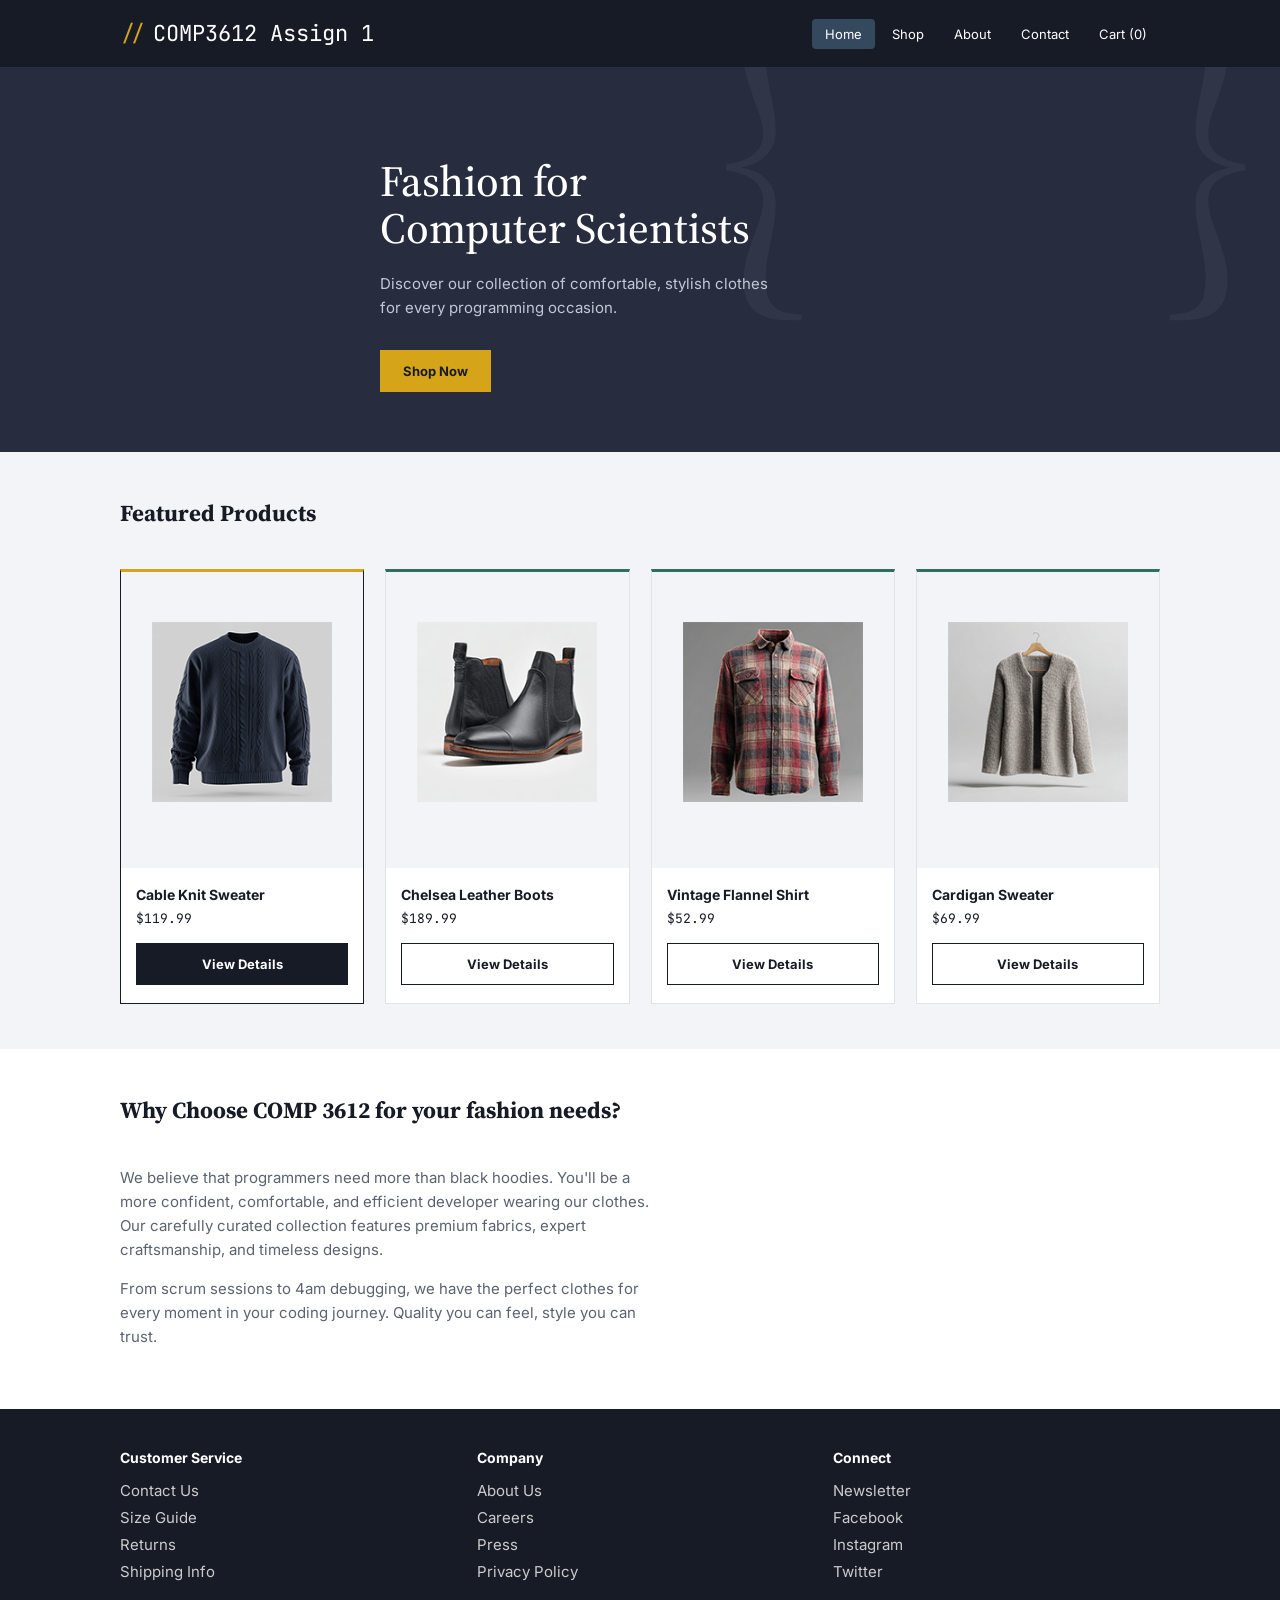
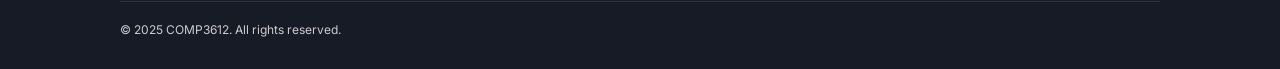
<file: index.html>
<!DOCTYPE html>
<html lang="en">
<head>
  <meta charset="utf-8">
  <meta name="viewport" content="width=device-width, initial-scale=1">
  <title>COMP3612 Assign 1 - Home</title>
  <meta name="description" content="Discover our collection of comfortable, stylish clothes for every programming occasion.">
  <link rel="preconnect" href="https://fonts.googleapis.com">
  <link rel="preconnect" href="https://fonts.gstatic.com" crossorigin>
  <link href="https://fonts.googleapis.com/css2?family=Inter:wght@400;500;600&amp;family=JetBrains+Mono:wght@400;500;700&amp;family=Source+Serif+4:wght@500;600&amp;display=swap" rel="stylesheet">
  <link rel="stylesheet" href="styles.css">
</head>
<body>
  <header class="site-header">
    <div class="wrap">
      <a class="logo" href="index.html"><span>//</span>COMP3612 Assign 1</a>
      <nav class="site-nav" aria-label="Main">
        <ul>
        <li><a class="is-current" href="index.html" aria-current="page">Home</a></li>
        <li><a href="#">Shop</a></li>
        <li><a href="about.html">About</a></li>
        <li><a href="#">Contact</a></li>
        <li><a href="#">Cart (0)</a></li>
        </ul>
      </nav>
    </div>
  </header>

  <main>
    <section class="hero hero--home" aria-labelledby="hero-title">
      <div class="wrap">
        <div class="hero-text">
          <h1 id="hero-title">Fashion for Computer Scientists</h1>
          <p>Discover our collection of comfortable, stylish clothes for every programming occasion.</p>
          <a class="btn btn--gold" href="#">Shop Now</a>
        </div>
      </div>
    </section>

    <section class="featured" aria-labelledby="featured-title">
      <div class="wrap">
        <h2 class="section-title" id="featured-title">Featured Products</h2>
        <div class="card-grid">
          <article class="product-card is-active">
            <figure><img src="images/003-small-front.png" alt="Merino Wool Cable Knit Sweater" width="200" height="200"></figure>
            <div class="card-body">
              <h3>Cable Knit Sweater</h3>
              <p class="price">$119.99</p>
              <a class="btn btn--outline btn--block" href="product.html">View Details</a>
            </div>
          </article>
          <article class="product-card">
            <figure><img src="images/008-small-front.png" alt="Chelsea Leather Boots" width="200" height="200"></figure>
            <div class="card-body">
              <h3>Chelsea Leather Boots</h3>
              <p class="price">$189.99</p>
              <a class="btn btn--outline btn--block" href="#">View Details</a>
            </div>
          </article>
          <article class="product-card">
            <figure><img src="images/011-small-front.png" alt="Vintage Flannel Shirt" width="200" height="200"></figure>
            <div class="card-body">
              <h3>Vintage Flannel Shirt</h3>
              <p class="price">$52.99</p>
              <a class="btn btn--outline btn--block" href="#">View Details</a>
            </div>
          </article>
          <article class="product-card">
            <figure><img src="images/009-small-front.png" alt="Lightweight Cardigan Sweater" width="200" height="200"></figure>
            <div class="card-body">
              <h3>Cardigan Sweater</h3>
              <p class="price">$69.99</p>
              <a class="btn btn--outline btn--block" href="#">View Details</a>
            </div>
          </article>
        </div>
      </div>
    </section>

    <section class="why" aria-labelledby="why-title">
      <div class="wrap">
        <h2 id="why-title">Why Choose COMP 3612 for your fashion needs?</h2>
        <div class="prose">
          <p>We believe that programmers need more than black hoodies. You&#x27;ll be a more confident, comfortable, and efficient developer wearing our clothes. Our carefully curated collection features premium fabrics, expert craftsmanship, and timeless designs.</p>
          <p>From scrum sessions to 4am debugging, we have the perfect clothes for every moment in your coding journey. Quality you can feel, style you can trust.</p>
        </div>
      </div>
    </section>
  </main>

  <footer class="site-footer">
    <div class="wrap">
      <div class="footer-cols">
        <section>
          <h2>Customer Service</h2>
          <ul>
            <li><a href="#">Contact Us</a></li>
            <li><a href="#">Size Guide</a></li>
            <li><a href="#">Returns</a></li>
            <li><a href="#">Shipping Info</a></li>
          </ul>
        </section>
        <section>
          <h2>Company</h2>
          <ul>
            <li><a href="about.html">About Us</a></li>
            <li><a href="#">Careers</a></li>
            <li><a href="#">Press</a></li>
            <li><a href="#">Privacy Policy</a></li>
          </ul>
        </section>
        <section>
          <h2>Connect</h2>
          <ul>
            <li><a href="#">Newsletter</a></li>
            <li><a href="#">Facebook</a></li>
            <li><a href="#">Instagram</a></li>
            <li><a href="#">Twitter</a></li>
          </ul>
        </section>
      </div>
      <p class="footer-bottom">&copy; 2025 COMP3612. All rights reserved.</p>
    </div>
  </footer>
</body>
</html>
</file>
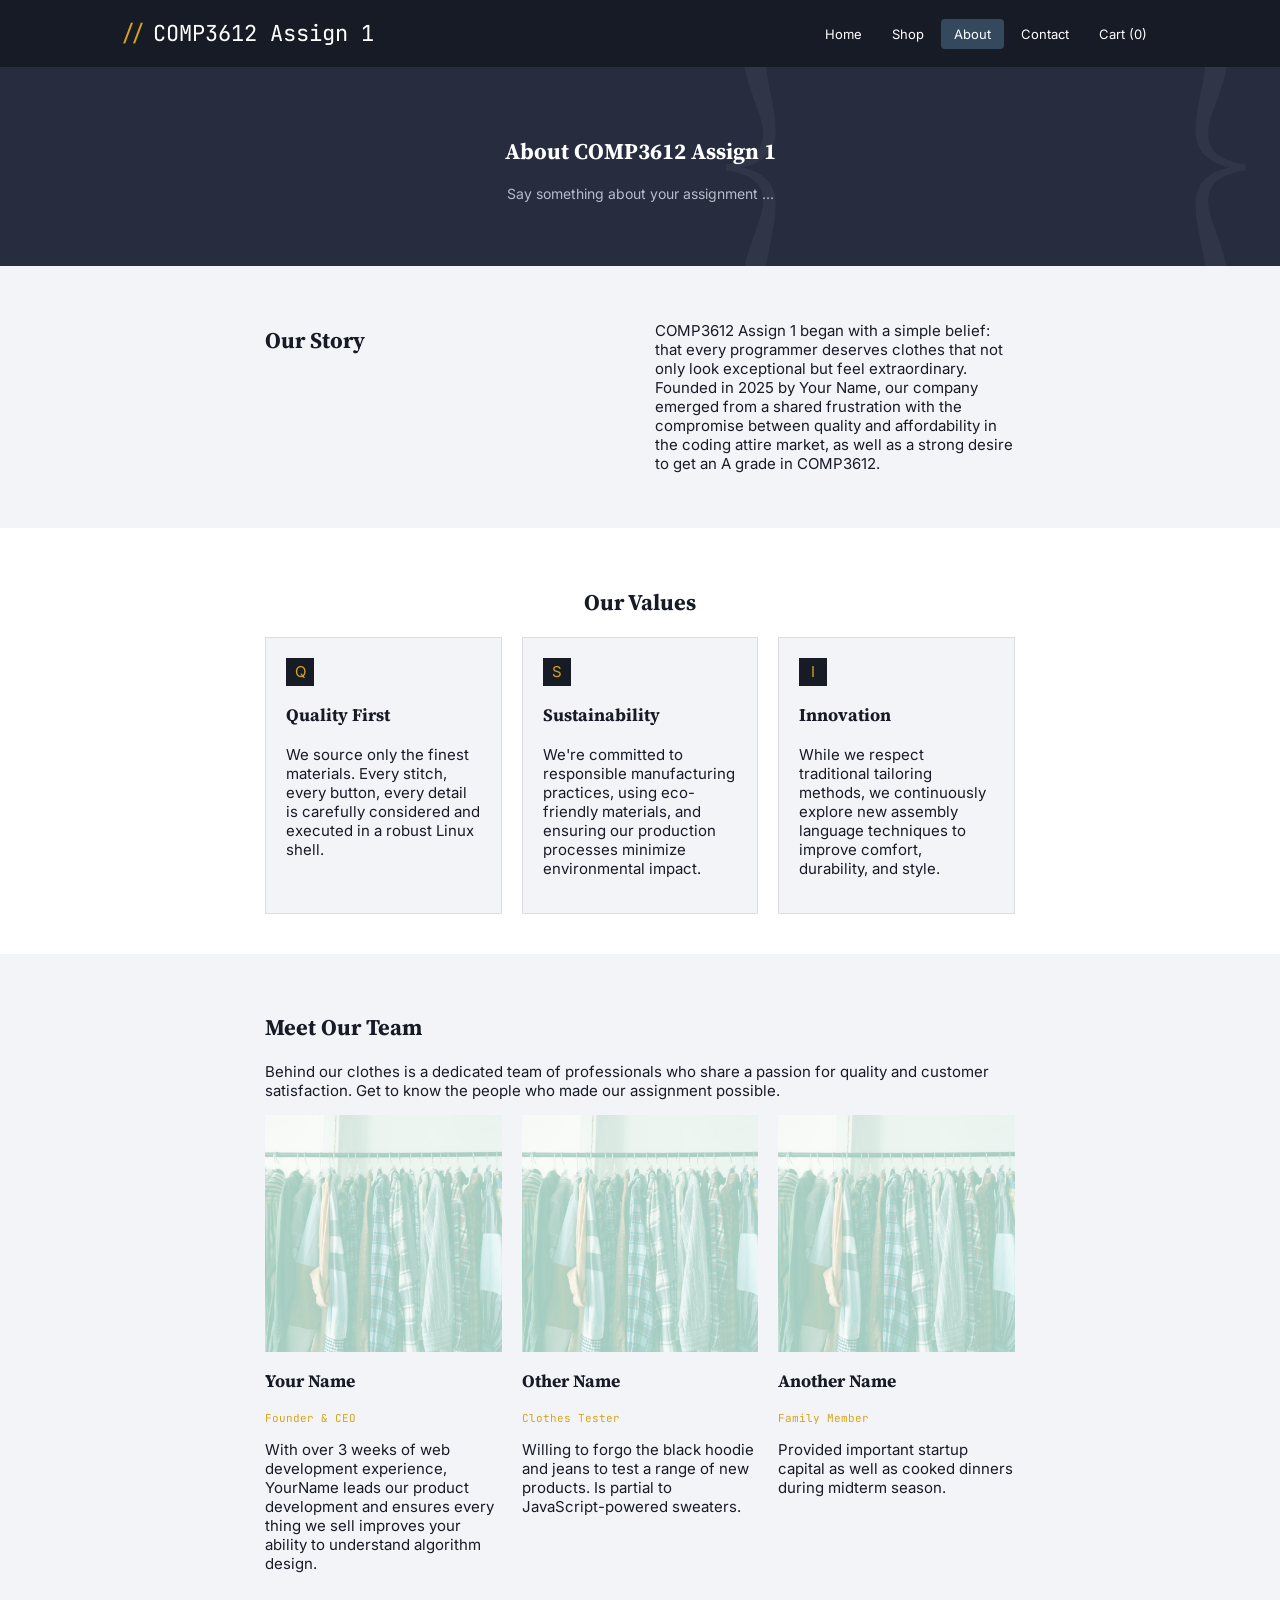
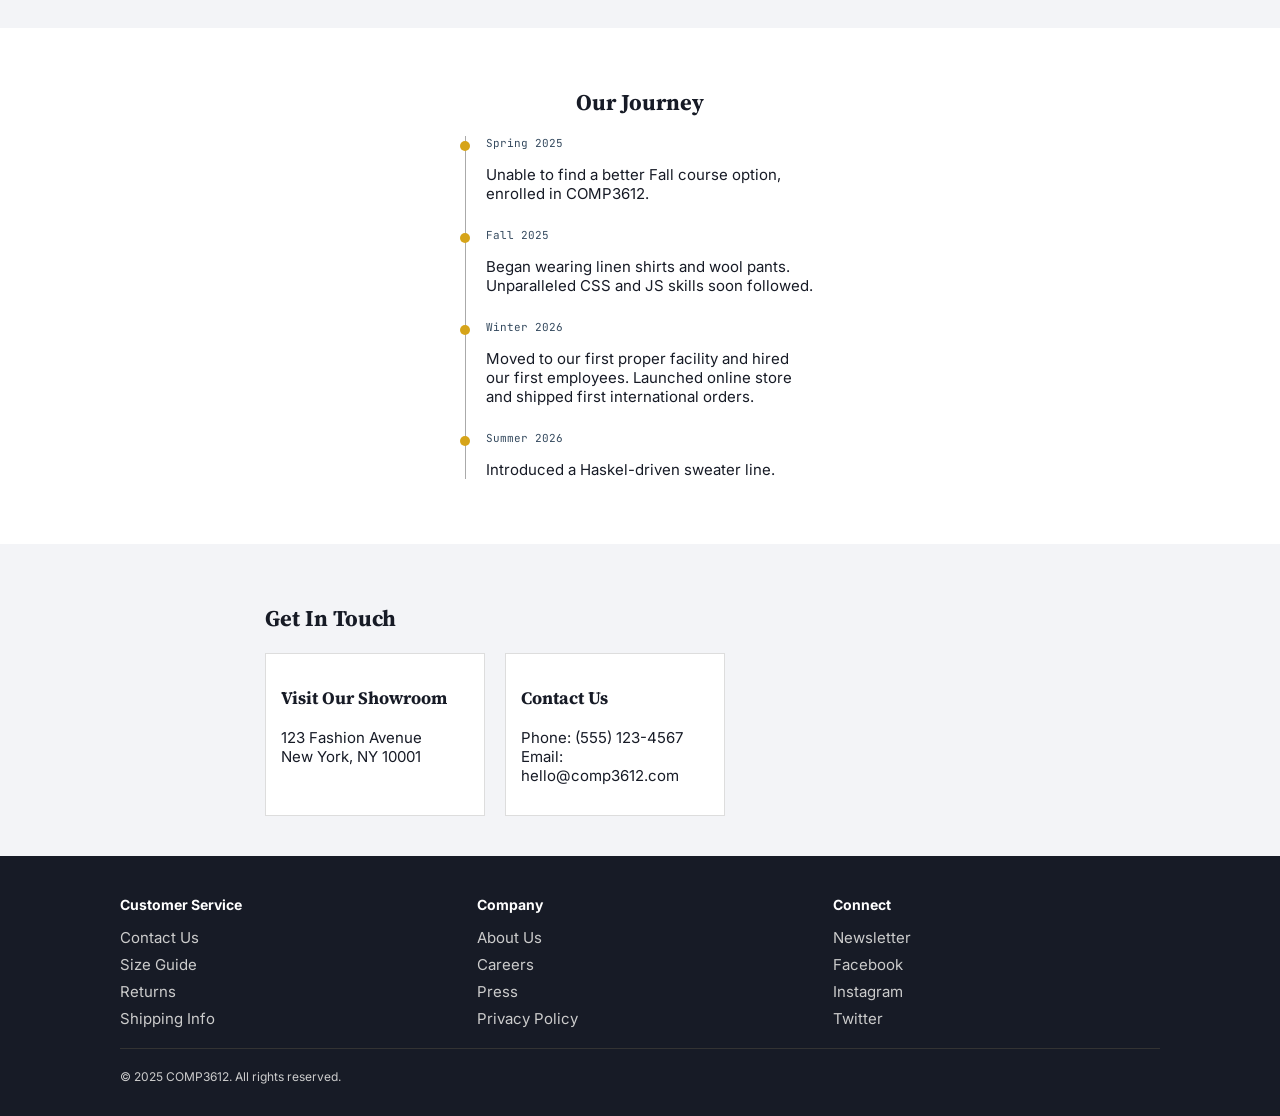
<file: about.html>
<!DOCTYPE html>
<html lang="en">
<head>
  <meta charset="utf-8">
  <meta name="viewport" content="width=device-width, initial-scale=1">
  <title>About - COMP3612 Assign 1</title>
  <meta name="description" content="About COMP3612 Assign 1">
  <link rel="preconnect" href="https://fonts.googleapis.com">
  <link rel="preconnect" href="https://fonts.gstatic.com" crossorigin>
  <link href="https://fonts.googleapis.com/css2?family=Inter:wght@400;500;600&amp;family=JetBrains+Mono:wght@400;500;700&amp;family=Source+Serif+4:wght@500;600&amp;display=swap" rel="stylesheet">
  <link rel="stylesheet" href="styles.css">
</head>
<body>
  <header class="site-header">
    <div class="wrap">
      <a class="logo" href="index.html"><span>//</span>COMP3612 Assign 1</a>
      <nav class="site-nav" aria-label="Main">
        <ul>
        <li><a href="index.html">Home</a></li>
        <li><a href="#">Shop</a></li>
        <li><a class="is-current" href="about.html" aria-current="page">About</a></li>
        <li><a href="#">Contact</a></li>
        <li><a href="#">Cart (0)</a></li>
        </ul>
      </nav>
    </div>
  </header>

  <main>
    <section class="hero hero--page" aria-labelledby="about-title">
      <div class="wrap">
        <h1 id="about-title">About COMP3612 Assign 1</h1>
        <p>Say something about your assignment ...</p>
      </div>
    </section>

    <section class="story" aria-labelledby="story-title">
      <div class="wrap wrap--narrow">
        <h2 id="story-title">Our Story</h2>
        <p>COMP3612 Assign 1 began with a simple belief: that every programmer deserves clothes that not only look exceptional but feel extraordinary. Founded in 2025 by Your Name, our company emerged from a shared frustration with the compromise between quality and affordability in the coding attire market, as well as a strong desire to get an A grade in COMP3612.</p>
      </div>
    </section>

    <section class="values" aria-labelledby="values-title">
      <div class="wrap wrap--narrow">
        <h2 id="values-title">Our Values</h2>
        <div class="values-grid">
          <article class="value-card">
            <div class="value-icon" aria-hidden="true">Q</div>
            <h3>Quality First</h3>
            <p>We source only the finest materials. Every stitch, every button, every detail is carefully considered and executed in a robust Linux shell.</p>
          </article>
          <article class="value-card">
            <div class="value-icon" aria-hidden="true">S</div>
            <h3>Sustainability</h3>
            <p>We're committed to responsible manufacturing practices, using eco-friendly materials, and ensuring our production processes minimize environmental impact.</p>
          </article>
          <article class="value-card">
            <div class="value-icon" aria-hidden="true">I</div>
            <h3>Innovation</h3>
            <p>While we respect traditional tailoring methods, we continuously explore new assembly language techniques to improve comfort, durability, and style.</p>
          </article>
        </div>
      </div>
    </section>

    <section class="team" aria-labelledby="team-title">
      <div class="wrap wrap--narrow">
        <h2 id="team-title">Meet Our Team</h2>
        <p>Behind our clothes is a dedicated team of professionals who share a passion for quality and customer satisfaction. Get to know the people who made our assignment possible.</p>
        <div class="team-grid">
          <article class="team-member">
            <figure><img src="images/closet.jpg" alt="Photo of Your Name"></figure>
            <h3>Your Name</h3>
            <p class="role">Founder &amp; CEO</p>
            <p>With over 3 weeks of web development experience, YourName leads our product development and ensures every thing we sell improves your ability to understand algorithm design.</p>
          </article>
          <article class="team-member">
            <figure><img src="images/closet.jpg" alt="Photo of Other Name"></figure>
            <h3>Other Name</h3>
            <p class="role">Clothes Tester</p>
            <p>Willing to forgo the black hoodie and jeans to test a range of new products. Is partial to JavaScript-powered sweaters.</p>
          </article>
          <article class="team-member">
            <figure><img src="images/closet.jpg" alt="Photo of Another Name"></figure>
            <h3>Another Name</h3>
            <p class="role">Family Member</p>
            <p>Provided important startup capital as well as cooked dinners during midterm season.</p>
          </article>
        </div>
      </div>
    </section>

    <section class="journey" aria-labelledby="journey-title">
      <div class="wrap wrap--narrow">
        <h2 id="journey-title">Our Journey</h2>
        <ol class="timeline">
          <li>
            <p class="when">Spring 2025</p>
            <p>Unable to find a better Fall course option, enrolled in COMP3612.</p>
          </li>
          <li>
            <p class="when">Fall 2025</p>
            <p>Began wearing linen shirts and wool pants. Unparalleled CSS and JS skills soon followed.</p>
          </li>
          <li>
            <p class="when">Winter 2026</p>
            <p>Moved to our first proper facility and hired our first employees. Launched online store and shipped first international orders.</p>
          </li>
          <li>
            <p class="when">Summer 2026</p>
            <p>Introduced a Haskel-driven sweater line.</p>
          </li>
        </ol>
      </div>
    </section>

    <section class="contact" aria-labelledby="contact-title">
      <div class="wrap wrap--narrow">
        <h2 id="contact-title">Get In Touch</h2>
        <div class="contact-grid">
          <article class="contact-card">
            <h3>Visit Our Showroom</h3>
            <p>123 Fashion Avenue<br>New York, NY 10001</p>
          </article>
          <article class="contact-card">
            <h3>Contact Us</h3>
            <p>Phone: (555) 123-4567<br>Email: hello@comp3612.com</p>
          </article>
        </div>
      </div>
    </section>
  </main>

  <footer class="site-footer">
    <div class="wrap">
      <div class="footer-cols">
        <section>
          <h2>Customer Service</h2>
          <ul>
            <li><a href="#">Contact Us</a></li>
            <li><a href="#">Size Guide</a></li>
            <li><a href="#">Returns</a></li>
            <li><a href="#">Shipping Info</a></li>
          </ul>
        </section>
        <section>
          <h2>Company</h2>
          <ul>
            <li><a href="about.html">About Us</a></li>
            <li><a href="#">Careers</a></li>
            <li><a href="#">Press</a></li>
            <li><a href="#">Privacy Policy</a></li>
          </ul>
        </section>
        <section>
          <h2>Connect</h2>
          <ul>
            <li><a href="#">Newsletter</a></li>
            <li><a href="#">Facebook</a></li>
            <li><a href="#">Instagram</a></li>
            <li><a href="#">Twitter</a></li>
          </ul>
        </section>
      </div>
      <p class="footer-bottom">&copy; 2025 COMP3612. All rights reserved.</p>
    </div>
  </footer>
</body>
</html>
</file>
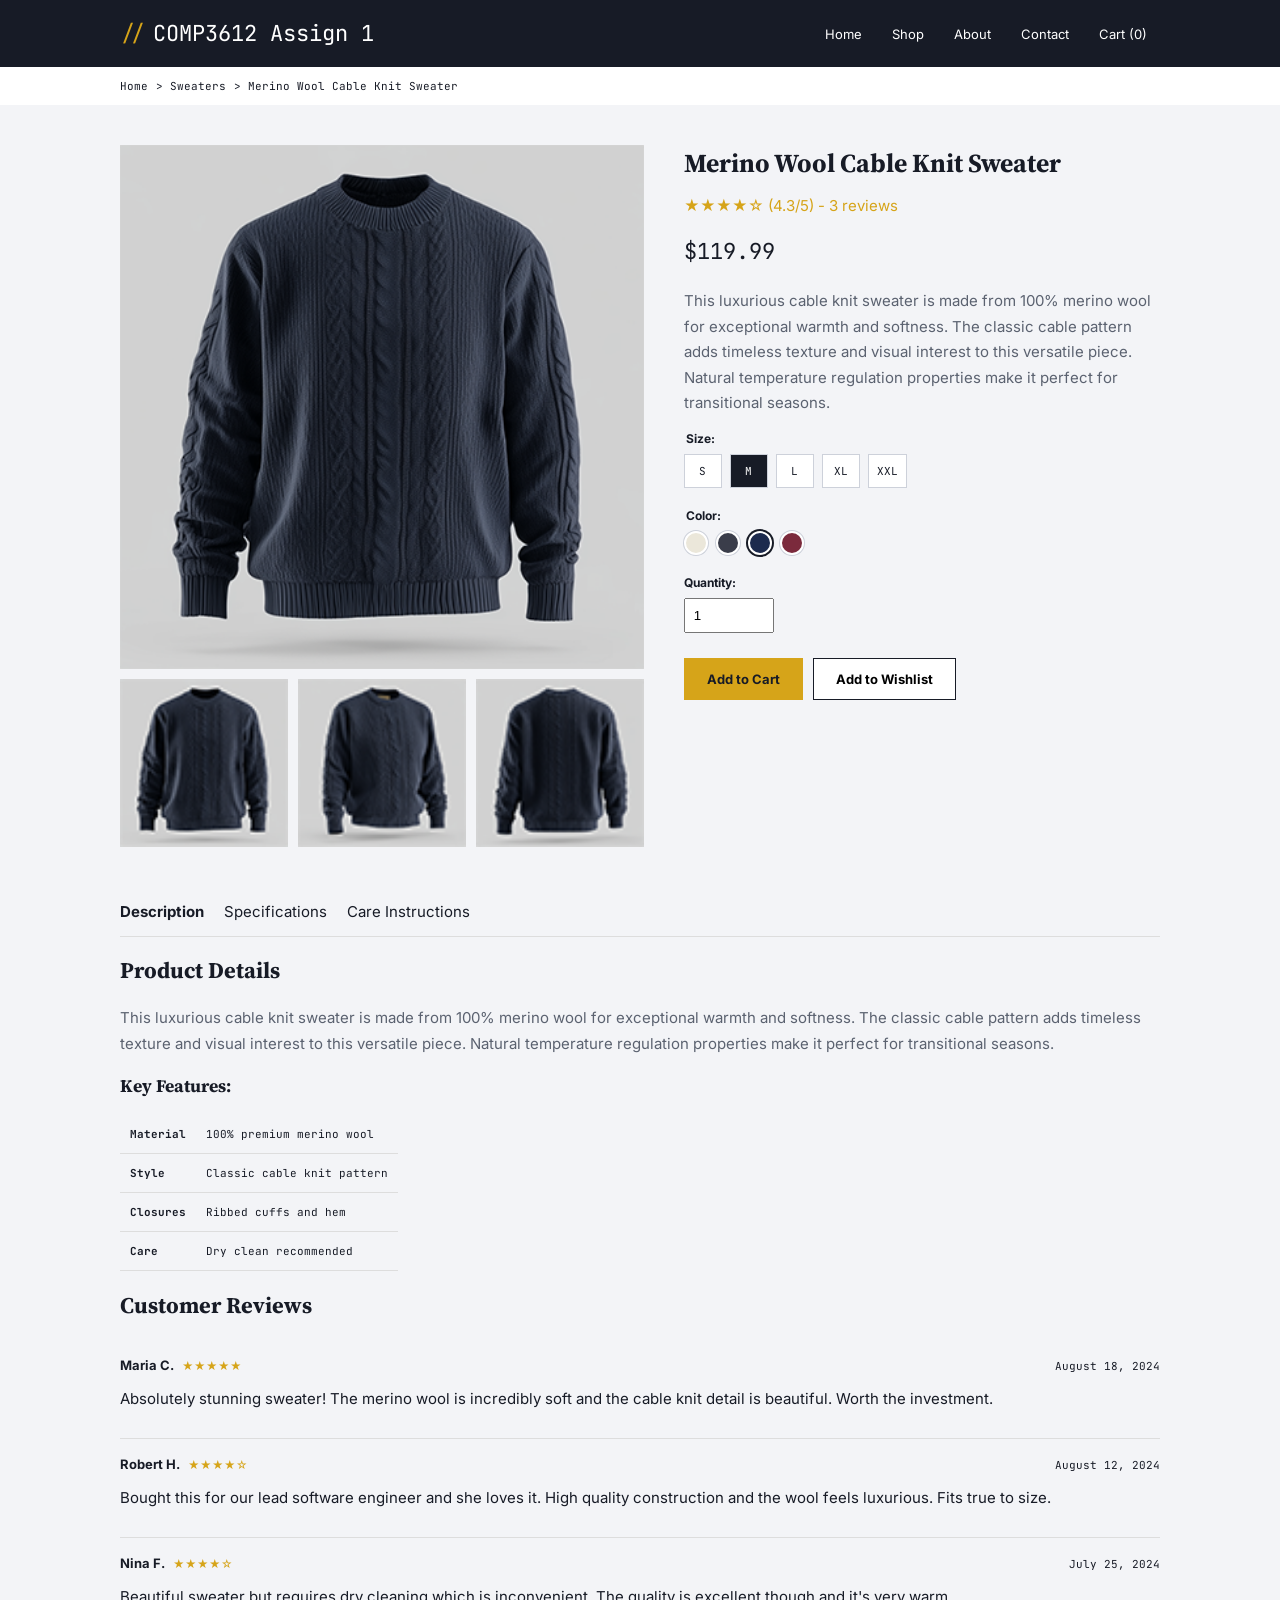
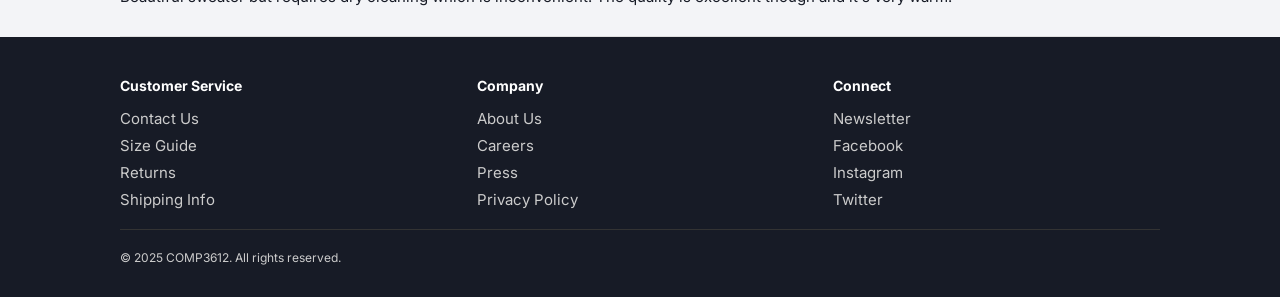
<file: product.html>
<!DOCTYPE html>
<html lang="en">
<head>
  <meta charset="utf-8">
  <meta name="viewport" content="width=device-width, initial-scale=1">
  <title>Merino Wool Cable Knit Sweater - COMP3612 Assign 1</title>
  <meta name="description" content="This luxurious cable knit sweater is made from 100% merino wool for exceptional warmth and softness. The classic cable pattern adds timeless texture and visual interest to this versatile piece. Natural temperature regulation properties make it perfect for transitional seasons.">
  <link rel="preconnect" href="https://fonts.googleapis.com">
  <link rel="preconnect" href="https://fonts.gstatic.com" crossorigin>
  <link href="https://fonts.googleapis.com/css2?family=Inter:wght@400;500;600&amp;family=JetBrains+Mono:wght@400;500;700&amp;family=Source+Serif+4:wght@500;600&amp;display=swap" rel="stylesheet">
  <link rel="stylesheet" href="styles.css">
</head>
<body>
  <header class="site-header">
    <div class="wrap">
      <a class="logo" href="index.html"><span>//</span>COMP3612 Assign 1</a>
      <nav class="site-nav" aria-label="Main">
        <ul>
        <li><a href="index.html">Home</a></li>
        <li><a href="#">Shop</a></li>
        <li><a href="about.html">About</a></li>
        <li><a href="#">Contact</a></li>
        <li><a href="#">Cart (0)</a></li>
        </ul>
      </nav>
    </div>
  </header>

  <main>
    <nav class="breadcrumb" aria-label="Breadcrumb">
      <div class="wrap">
        <ol>
          <li><a href="index.html">Home</a></li>
          <li><a href="#">Sweaters</a></li>
          <li aria-current="page">Merino Wool Cable Knit Sweater</li>
        </ol>
      </div>
    </nav>

    <section class="product" aria-labelledby="product-title">
      <div class="wrap">
        <div class="product-layout">
          <div>
            <figure class="main-image">
              <img src="images/003-medium-front.png" alt="Merino Wool Cable Knit Sweater, front view" width="400" height="400">
            </figure>
            <ul class="thumbs">
              <li><a href="#"><img src="images/003-thumb-front.png" alt="Front view thumbnail" width="80" height="80"></a></li>
              <li><a href="#"><img src="images/003-thumb-front-angle.png" alt="Angled front view thumbnail" width="80" height="80"></a></li>
              <li><a href="#"><img src="images/003-thumb-back.png" alt="Back view thumbnail" width="80" height="80"></a></li>
            </ul>
          </div>

          <article class="product-info">
            <h1 id="product-title">Merino Wool Cable Knit Sweater</h1>
            <p class="rating"><span class="stars" role="img" aria-label="4.3 out of 5 stars">★★★★☆</span> (4.3/5) - 3 reviews</p>
            <p class="price">$119.99</p>
            <p class="description">This luxurious cable knit sweater is made from 100% merino wool for exceptional warmth and softness. The classic cable pattern adds timeless texture and visual interest to this versatile piece. Natural temperature regulation properties make it perfect for transitional seasons.</p>

            <form method="post" action="https://www.randyconnolly.com/tests/process.php">
              <input type="hidden" name="product_id" value="3">
              <fieldset>
                <legend>Size:</legend>
                <div class="options">
            <label class="size-option"><input type="radio" name="size" value="S"><span>S</span></label>
            <label class="size-option"><input type="radio" name="size" value="M" checked><span>M</span></label>
            <label class="size-option"><input type="radio" name="size" value="L"><span>L</span></label>
            <label class="size-option"><input type="radio" name="size" value="XL"><span>XL</span></label>
            <label class="size-option"><input type="radio" name="size" value="XXL"><span>XXL</span></label>
                </div>
              </fieldset>
              <fieldset>
                <legend>Color:</legend>
                <div class="options">
            <label class="swatch swatch--cream" title="Cream"><input type="radio" name="color" value="Cream" aria-label="Cream"><span></span></label>
            <label class="swatch swatch--charcoal" title="Charcoal"><input type="radio" name="color" value="Charcoal" aria-label="Charcoal"><span></span></label>
            <label class="swatch swatch--navy" title="Navy"><input type="radio" name="color" value="Navy" aria-label="Navy" checked><span></span></label>
            <label class="swatch swatch--burgundy" title="Burgundy"><input type="radio" name="color" value="Burgundy" aria-label="Burgundy"><span></span></label>
                </div>
              </fieldset>
              <div class="qty">
                <label class="field-label" for="quantity">Quantity:</label>
                <input type="number" id="quantity" name="quantity" value="1" min="1" max="99">
              </div>
              <div class="button-row">
                <button class="btn btn--gold" type="submit">Add to Cart</button>
                <button class="btn btn--outline" type="button">Add to Wishlist</button>
              </div>
            </form>
          </article>
        </div>
      </div>
    </section>

    <section aria-labelledby="details-title">
      <div class="wrap">
        <nav aria-label="Product information">
          <ul class="tabs">
            <li class="is-active" aria-current="true">Description</li>
            <li><a href="#">Specifications</a></li>
            <li><a href="#">Care Instructions</a></li>
          </ul>
        </nav>
        <div>
          <h2 id="details-title">Product Details</h2>
          <p class="description">This luxurious cable knit sweater is made from 100% merino wool for exceptional warmth and softness. The classic cable pattern adds timeless texture and visual interest to this versatile piece. Natural temperature regulation properties make it perfect for transitional seasons.</p>
          <h3>Key Features:</h3>
          <table class="features">
            <tbody>
            <tr><th scope="row">Material</th><td>100% premium merino wool</td></tr>
            <tr><th scope="row">Style</th><td>Classic cable knit pattern</td></tr>
            <tr><th scope="row">Closures</th><td>Ribbed cuffs and hem</td></tr>
            <tr><th scope="row">Care</th><td>Dry clean recommended</td></tr>
            </tbody>
          </table>
        </div>
      </div>
    </section>

    <section aria-labelledby="reviews-title">
      <div class="wrap">
        <h2 id="reviews-title">Customer Reviews</h2>
        <article class="review">
          <header>
            <div><h3>Maria C.</h3><span class="stars" role="img" aria-label="5 out of 5 stars">★★★★★</span></div>
            <time datetime="2024-08-18">August 18, 2024</time>
          </header>
          <p>Absolutely stunning sweater! The merino wool is incredibly soft and the cable knit detail is beautiful. Worth the investment.</p>
        </article>
        <article class="review">
          <header>
            <div><h3>Robert H.</h3><span class="stars" role="img" aria-label="4 out of 5 stars">★★★★☆</span></div>
            <time datetime="2024-08-12">August 12, 2024</time>
          </header>
          <p>Bought this for our lead software engineer and she loves it. High quality construction and the wool feels luxurious. Fits true to size.</p>
        </article>
        <article class="review">
          <header>
            <div><h3>Nina F.</h3><span class="stars" role="img" aria-label="4 out of 5 stars">★★★★☆</span></div>
            <time datetime="2024-07-25">July 25, 2024</time>
          </header>
          <p>Beautiful sweater but requires dry cleaning which is inconvenient. The quality is excellent though and it&#x27;s very warm.</p>
        </article>
      </div>
    </section>
  </main>

  <footer class="site-footer">
    <div class="wrap">
      <div class="footer-cols">
        <section>
          <h2>Customer Service</h2>
          <ul>
            <li><a href="#">Contact Us</a></li>
            <li><a href="#">Size Guide</a></li>
            <li><a href="#">Returns</a></li>
            <li><a href="#">Shipping Info</a></li>
          </ul>
        </section>
        <section>
          <h2>Company</h2>
          <ul>
            <li><a href="about.html">About Us</a></li>
            <li><a href="#">Careers</a></li>
            <li><a href="#">Press</a></li>
            <li><a href="#">Privacy Policy</a></li>
          </ul>
        </section>
        <section>
          <h2>Connect</h2>
          <ul>
            <li><a href="#">Newsletter</a></li>
            <li><a href="#">Facebook</a></li>
            <li><a href="#">Instagram</a></li>
            <li><a href="#">Twitter</a></li>
          </ul>
        </section>
      </div>
      <p class="footer-bottom">&copy; 2025 COMP3612. All rights reserved.</p>
    </div>
  </footer>
</body>
</html>
</file>
<file: styles.css>
:root {
  --dark: #171b26;
  --gold: #d6a419;
  --green: #2f6f63;
  --page: #f3f4f7;
  --mono: "JetBrains Mono", monospace;
}
* {
  box-sizing: border-box;
}
body {
  margin: 0;
  font:
    15px "Inter",
    sans-serif;
  background: var(--page);
  color: var(--dark);
}
img {
  max-width: 100%;
  height: auto;
  display: block;
}
a {
  color: inherit;
  text-decoration: none;
}
ul,
ol {
  list-style: none;
  padding: 0;
  margin: 0;
}
h1,
h2,
h3 {
  font-family: "Source Serif 4", Georgia, serif;
}
.wrap {
  max-width: 1100px;
  margin: 0 auto;
  padding: 0 30px;
}
.wrap--narrow {
  max-width: 810px;
}

/* header */
.site-header {
  background: var(--dark);
  color: white;
}
.site-header .wrap {
  display: flex;
  justify-content: space-between;
  align-items: center;
  height: 67px;
}
.logo {
  font: 22px var(--mono);
}
.logo span {
  color: var(--gold);
  margin-right: 7px;
}
.site-nav ul {
  display: flex;
  gap: 4px;
}
.site-nav a {
  display: block;
  padding: 7px 13px;
  border-radius: 4px;
  font-size: 13px;
}
.site-nav a:hover {
  color: var(--gold);
}
.site-nav .is-current {
  background: #34495e;
}

/* footer */
.site-footer {
  background: var(--dark);
  color: #ccc;
  padding: 40px 0 20px;
}
.footer-cols {
  display: grid;
  grid-template-columns: 1fr 1fr 1fr;
  gap: 30px;
}
.footer-cols h2 {
  font:
    bold 14px "Inter",
    sans-serif;
  color: white;
  margin: 0 0 15px;
}
.footer-cols li {
  margin-bottom: 8px;
}
.footer-cols a:hover {
  color: var(--gold);
}
.footer-bottom {
  border-top: 1px solid #333;
  padding-top: 20px;
  font-size: 12px;
}

/* hero */
.hero {
  position: relative;
  overflow: hidden;
  background: #272d3f;
  color: white;
}
.hero::before,
.hero::after {
  position: absolute;
  top: -100px;
  font:
    350px/1 "Source Serif 4",
    Georgia,
    serif;
  color: #303647;
}
.hero::before {
  content: "{";
  left: 55%;
}
.hero::after {
  content: "}";
  right: 1%;
}
.hero .wrap {
  position: relative;
  z-index: 1;
}
.hero--home {
  padding: 90px 0 60px;
}
.hero-text {
  max-width: 400px;
  margin-left: 25%;
}
.hero--home h1 {
  font-size: 43px;
  font-weight: 500;
  line-height: 1.1;
  margin: 0 0 20px;
}
.hero--home p {
  color: #c3c8d6;
  line-height: 1.6;
  margin-bottom: 30px;
}
.hero--page {
  padding: 50px 0;
  text-align: center;
}
.hero--page p {
  color: #b6bccb;
  font-size: 14px;
}
.btn {
  display: inline-block;
  padding: 12px 22px;
  font-weight: bold;
  font-size: 13px;
  border: 1px solid transparent;
  cursor: pointer;
  font-family: inherit;
}
.btn--gold {
  background: var(--gold);
  color: var(--dark);
}
.btn--outline {
  background: white;
  border-color: var(--dark);
}
.btn--block {
  display: block;
  text-align: center;
}

/* home cards */
.featured,
.why {
  padding: 45px 0;
}
.section-title,
.why h2 {
  font-size: 23px;
  margin: 0 0 40px;
}
.card-grid {
  display: grid;
  grid-template-columns: repeat(4, 1fr);
  gap: 21px;
}
.product-card {
  background: white;
  border: 1px solid #e0e3ea;
  border-top: 3px solid var(--green);
}
.product-card figure {
  margin: 0;
  height: 296px;
  padding-bottom: 15px;
  display: flex;
  align-items: center;
  justify-content: center;
  background: var(--page);
}
.product-card img {
  width: 180px;
}
.card-body {
  padding: 18px 15px;
}
.product-card h3 {
  font:
    bold 14px "Inter",
    sans-serif;
  margin: 0 0 7px;
}
.price {
  font-family: var(--mono);
}
.product-card .price {
  font-size: 13px;
  margin: 0 0 16px;
}

/* first card has .is-active so it always shows the hover look */
.product-card:hover,
.product-card.is-active {
  border-color: var(--dark);
  border-top-color: var(--gold);
}
.product-card:hover .btn,
.product-card.is-active .btn {
  background: var(--dark);
  color: white;
}
.why {
  background: white;
}
.prose {
  max-width: 550px;
  color: #5b6270;
  line-height: 1.6;
}

/* about */
.story,
.values,
.team,
.journey,
.contact {
  padding: 40px 0;
}
.values,
.journey {
  background: white;
}
.story .wrap {
  display: grid;
  grid-template-columns: 1fr 1fr;
  gap: 30px;
}
.values h2,
.journey h2 {
  text-align: center;
}
.values-grid,
.team-grid {
  display: grid;
  grid-template-columns: 1fr 1fr 1fr;
  gap: 20px;
}
.value-card {
  background: var(--page);
  border: 1px solid #ddd;
  padding: 20px;
}
.value-icon {
  width: 28px;
  height: 28px;
  background: var(--dark);
  color: var(--gold);
  text-align: center;
  line-height: 28px;
}
.team-member figure {
  margin: 0 0 10px;
}
.team-member img {
  width: 100%;
  aspect-ratio: 1;
  object-fit: cover;
}
.role {
  color: var(--gold);
  font: 11px var(--mono);
}
.timeline {
  max-width: 350px;
  margin: auto;
  border-left: 1px solid #aaa;
  padding-left: 20px;
}
.timeline li {
  position: relative;
  margin-bottom: 25px;
}
.timeline li::before {
  content: "";
  position: absolute;
  left: -26px;
  top: 5px;
  width: 10px;
  height: 10px;
  border-radius: 50%;
  background: var(--gold);
}
.when {
  font: 11px var(--mono);
  color: #34495e;
  margin: 0 0 5px;
}
.contact-grid {
  display: flex;
  gap: 20px;
}
.contact-card {
  background: white;
  border: 1px solid #ddd;
  padding: 15px;
  width: 220px;
}

/* product */
.breadcrumb {
  background: white;
  font: 11px var(--mono);
}
.breadcrumb ol {
  display: flex;
  gap: 8px;
  padding: 12px 0;
}
.breadcrumb li + li::before {
  content: "> ";
}
.product {
  padding: 40px 0;
}
.product-layout {
  display: grid;
  grid-template-columns: 1.1fr 1fr;
  gap: 40px;
}
.main-image {
  margin: 0;
}
.main-image img,
.thumbs img {
  width: 100%;
}
.thumbs {
  display: grid;
  grid-template-columns: 1fr 1fr 1fr;
  gap: 10px;
  margin-top: 10px;
}
.product-info h1 {
  font-size: 26px;
  margin: 0 0 10px;
}
.rating,
.stars {
  color: var(--gold);
}
.product-info .price {
  font-size: 22px;
}
.description {
  color: #5b6270;
  line-height: 1.7;
}

/* size boxes and color circles */
fieldset {
  border: 0;
  padding: 0;
  margin: 0 0 20px;
}
legend,
.field-label {
  display: block;
  font-weight: bold;
  font-size: 12px;
  margin-bottom: 8px;
}
.options {
  display: flex;
  gap: 8px;
}
.options label {
  position: relative;
  cursor: pointer;
}
.options input {
  position: absolute;
  opacity: 0;
}
.size-option span {
  display: block;
  min-width: 38px;
  padding: 9px 8px;
  text-align: center;
  background: white;
  border: 1px solid #cdd1da;
  font: 11px var(--mono);
}
.size-option input:checked + span {
  background: var(--dark);
  color: white;
}
.swatch span {
  display: block;
  width: 24px;
  height: 24px;
  border-radius: 50%;
  border: 2px solid white;
  box-shadow: 0 0 0 1px #cdd1da;
}
.swatch input:checked + span {
  box-shadow: 0 0 0 2px var(--dark);
}
.swatch--cream span {
  background: #ebe7da;
}
.swatch--charcoal span {
  background: #3a3d4a;
}
.swatch--navy span {
  background: #1c2a4d;
}
.swatch--burgundy span {
  background: #7b2a3c;
}
.qty input {
  width: 90px;
  padding: 8px;
}
.button-row {
  display: flex;
  gap: 10px;
  margin-top: 25px;
}

/* details + reviews */
.tabs {
  display: flex;
  gap: 20px;
  border-bottom: 1px solid #ddd;
  padding: 15px 0;
}
.tabs .is-active {
  font-weight: bold;
}
.features {
  border-collapse: collapse;
  font: 11px var(--mono);
}
.features th,
.features td {
  text-align: left;
  padding: 12px 10px;
  border-bottom: 1px solid #ddd;
}
.review {
  border-bottom: 1px solid #ddd;
  padding: 15px 0;
}
.review header {
  display: flex;
  gap: 10px;
  align-items: baseline;
}
.review h3 {
  display: inline;
  font:
    bold 13px "Inter",
    sans-serif;
}
.review .stars {
  margin-left: 8px;
  font-size: 11px;
}
.review time {
  font: 11px var(--mono);
  margin-left: auto;
}

/* small fade on hover */
.site-nav a,
.btn,
.product-card,
.footer-cols a {
  transition: 0.2s;
}

@media (max-width: 800px) {
  .values-grid,
  .team-grid,
  .footer-cols,
  .story .wrap,
  .product-layout,
  .card-grid {
    grid-template-columns: 1fr;
  }
  .hero-text {
    margin-left: 0;
  }
  .contact-grid {
    flex-direction: column;
  }
}
</file>
